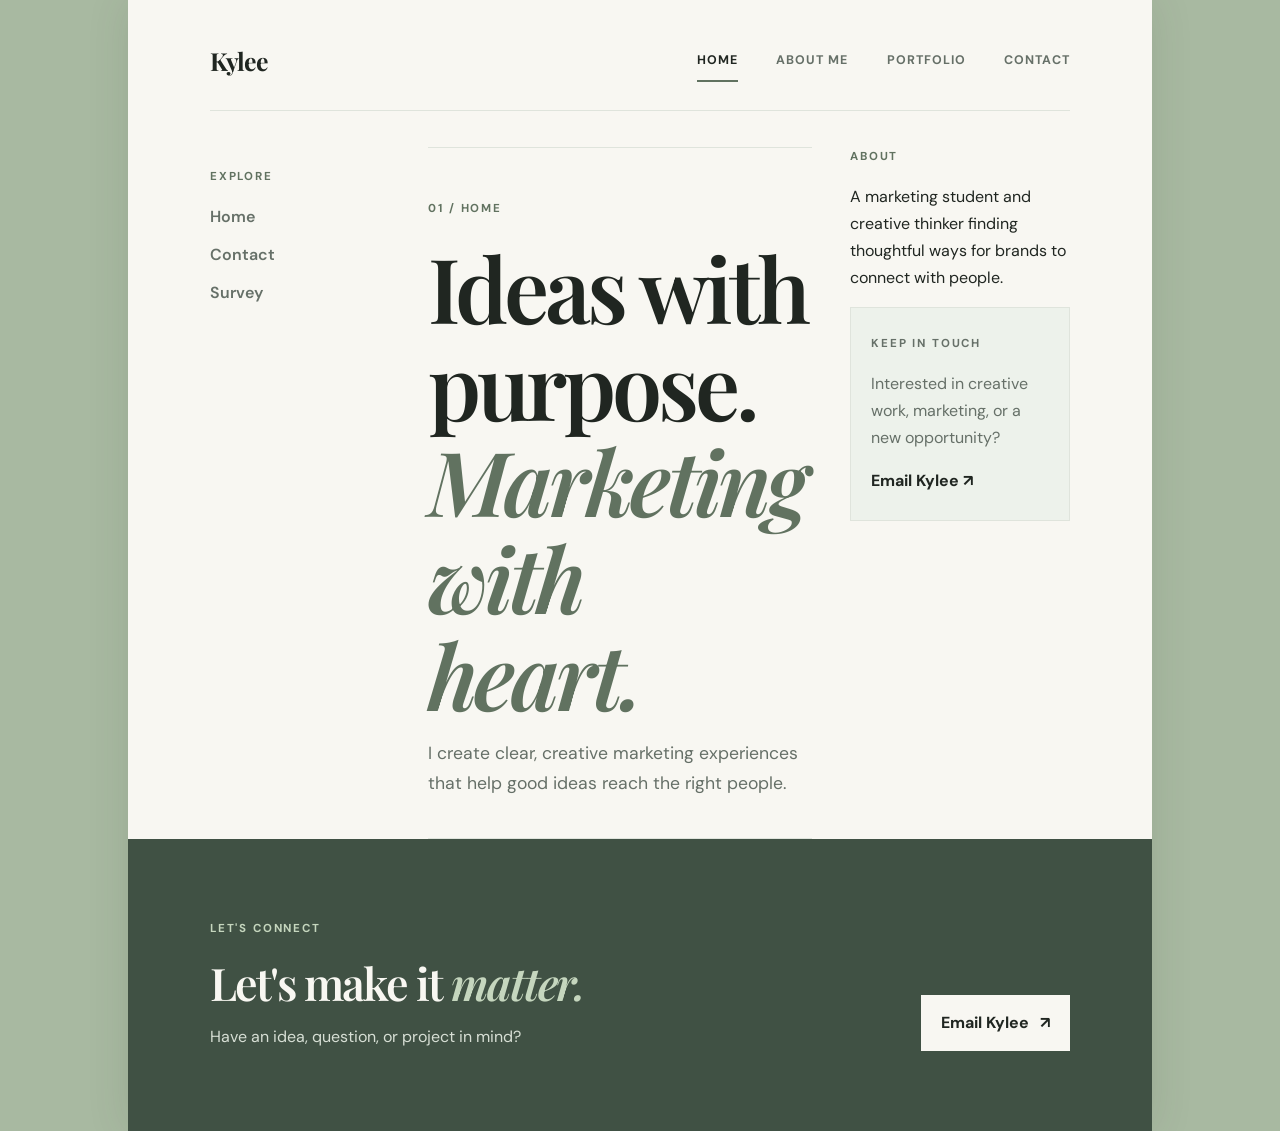
<file: index.html>
<!doctype html>
<html lang="en">
<head>
  <meta charset="UTF-8">
  <meta name="viewport" content="width=device-width, initial-scale=1.0">
  <meta name="description" content="Kylee's marketing portfolio and creative strategy website.">
  <title>Kylee | Marketing & Creative Strategy</title>
  <link rel="preconnect" href="https://fonts.googleapis.com">
  <link rel="preconnect" href="https://fonts.gstatic.com" crossorigin>
  <link href="https://fonts.googleapis.com/css2?family=DM+Sans:wght@400;500;600;700&family=Playfair+Display:ital,wght@0,600;0,700;1,600&display=swap" rel="stylesheet">
  <link rel="stylesheet" href="styles.css">
</head>
<body class="home-page">
  <div class="page-shell">
    <div class="content-panel">
      <header class="site-header" id="home">
        <nav class="site-nav" aria-label="Main navigation">
          <a class="logo" href="index.html">Kylee</a>
          <div class="nav-links">
            <a class="active" href="index.html" aria-current="page">Home</a>
            <a href="about.html">About me</a>
            <a href="portfolio.html">Portfolio</a>
            <a href="contact.html">Contact</a>
          </div>
        </nav>
      </header>

      <div class="main-layout">
        <aside class="left-column" aria-label="Sidebar navigation">
          <p class="eyebrow">Explore</p>
          <a href="#home">Home</a>
          <a href="#contact">Contact</a>
          <a href="survey.html">Survey</a>
        </aside>

        <main class="main-column">
          <section class="hero-box" aria-label="Hero section">
            <p class="eyebrow">01 / Home</p>
            <h1>Ideas with purpose.<br><em>Marketing with heart.</em></h1>
            <p class="hero-text">I create clear, creative marketing experiences that help good ideas reach the right people.</p>
          </section>
        </main>

        <aside class="right-column" aria-label="Sticky content">
          <div class="info-box">
            <p class="eyebrow">About</p>
            <p>A marketing student and creative thinker finding thoughtful ways for brands to connect with people.</p>
          </div>
          <div class="sticky-box">
            <p class="eyebrow">Keep in touch</p>
            <p>Interested in creative work, marketing, or a new opportunity?</p>
            <a href="mailto:kyleeb13@iastate.edu">Email Kylee <span aria-hidden="true">↗</span></a>
          </div>
        </aside>
      </div>

      <footer class="site-footer" id="contact">
        <div>
          <p class="eyebrow">Let's connect</p>
          <h2>Let's make it <em>matter.</em></h2>
          <p>Have an idea, question, or project in mind?</p>
        </div>
        <a class="button button-light" href="mailto:kyleeb13@iastate.edu">Email Kylee <span aria-hidden="true">↗</span></a>
      </footer>
    </div>
  </div>
</body>
</html>
</file>
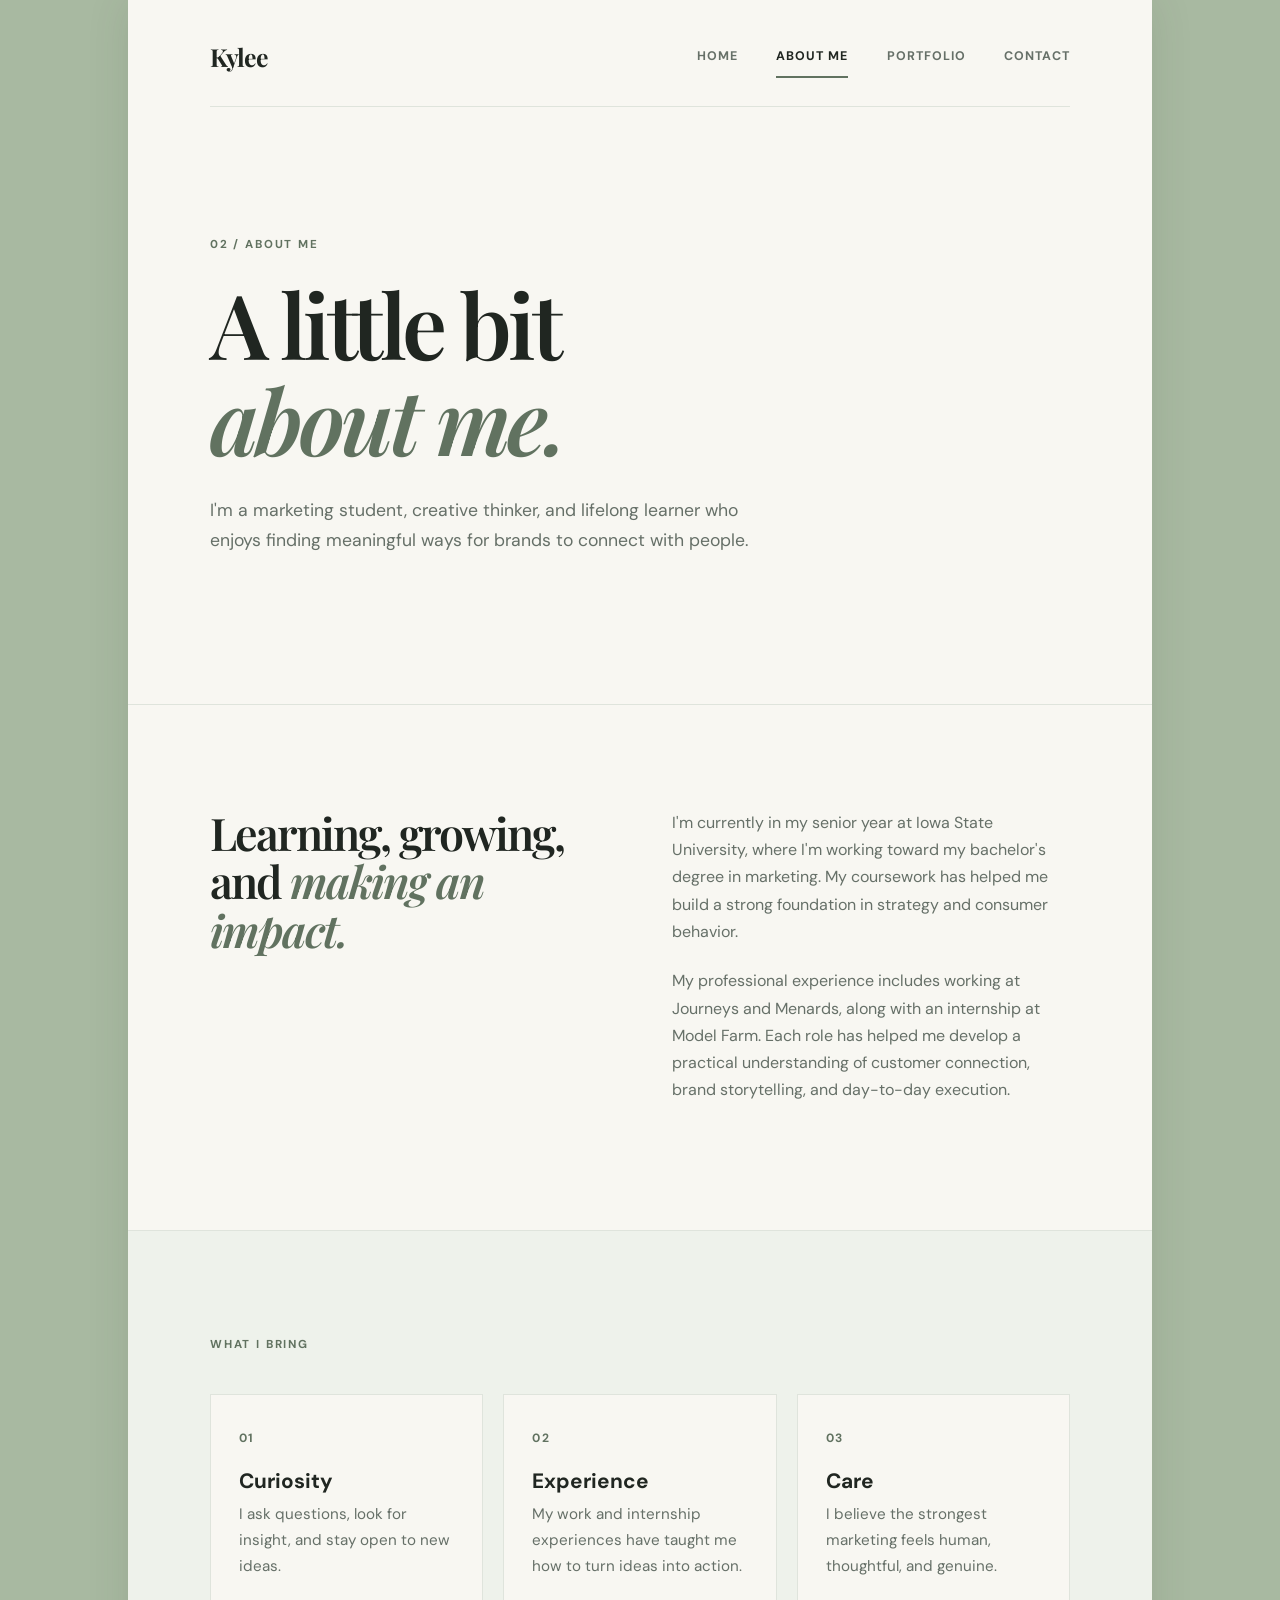
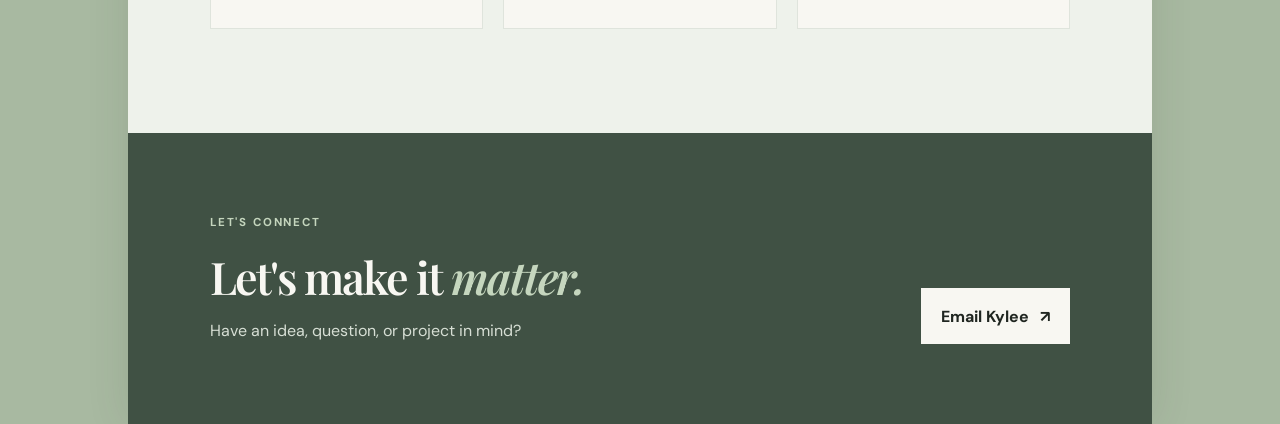
<file: about.html>
<!doctype html>
<html lang="en">
<head>
  <meta charset="UTF-8">
  <meta name="viewport" content="width=device-width, initial-scale=1.0">
  <meta name="description" content="Learn more about Kylee, a marketing student and creative strategist.">
  <title>About Kylee | Marketing & Creative Strategy</title>
  <link rel="preconnect" href="https://fonts.googleapis.com">
  <link rel="preconnect" href="https://fonts.gstatic.com" crossorigin>
  <link href="https://fonts.googleapis.com/css2?family=DM+Sans:wght@400;500;600;700&family=Playfair+Display:ital,wght@0,600;0,700;1,600&display=swap" rel="stylesheet">
  <link rel="stylesheet" href="styles.css">
</head>
<body>
  <div class="page-shell">
    <div class="content-panel">
      <header class="site-header" id="home">
        <nav class="site-nav" aria-label="Main navigation">
          <a class="logo" href="index.html">Kylee</a>
          <div class="nav-links">
            <a href="index.html">Home</a>
            <a class="active" href="about.html" aria-current="page">About me</a>
            <a href="portfolio.html">Portfolio</a>
            <a href="contact.html">Contact</a>
          </div>
        </nav>

        <div class="hero">
          <p class="eyebrow">02 / About me</p>
          <h1>A little bit<br><em>about me.</em></h1>
          <p class="hero-text">I'm a marketing student, creative thinker, and lifelong learner who enjoys finding meaningful ways for brands to connect with people.</p>
        </div>
      </header>

      <main>
        <section class="section">
          <div class="section-content">
            <h2>Learning, growing, and <em>making an impact.</em></h2>
            <div>
              <p>I'm currently in my senior year at Iowa State University, where I'm working toward my bachelor's degree in marketing. My coursework has helped me build a strong foundation in strategy and consumer behavior.</p>
              <p>My professional experience includes working at Journeys and Menards, along with an internship at Model Farm. Each role has helped me develop a practical understanding of customer connection, brand storytelling, and day-to-day execution.</p>
            </div>
          </div>
        </section>

        <section class="section approach-section">
          <p class="eyebrow">What I bring</p>
          <div class="portfolio-grid">
            <article class="portfolio-card"><span>01</span><h3>Curiosity</h3><p>I ask questions, look for insight, and stay open to new ideas.</p></article>
            <article class="portfolio-card"><span>02</span><h3>Experience</h3><p>My work and internship experiences have taught me how to turn ideas into action.</p></article>
            <article class="portfolio-card"><span>03</span><h3>Care</h3><p>I believe the strongest marketing feels human, thoughtful, and genuine.</p></article>
          </div>
        </section>
      </main>

      <footer class="site-footer" id="contact">
        <div><p class="eyebrow">Let's connect</p><h2>Let's make it <em>matter.</em></h2><p>Have an idea, question, or project in mind?</p></div>
        <a class="button button-light" href="mailto:kyleeb13@iastate.edu">Email Kylee <span aria-hidden="true">↗</span></a>
      </footer>
    </div>
  </div>
</body>
</html>
</file>
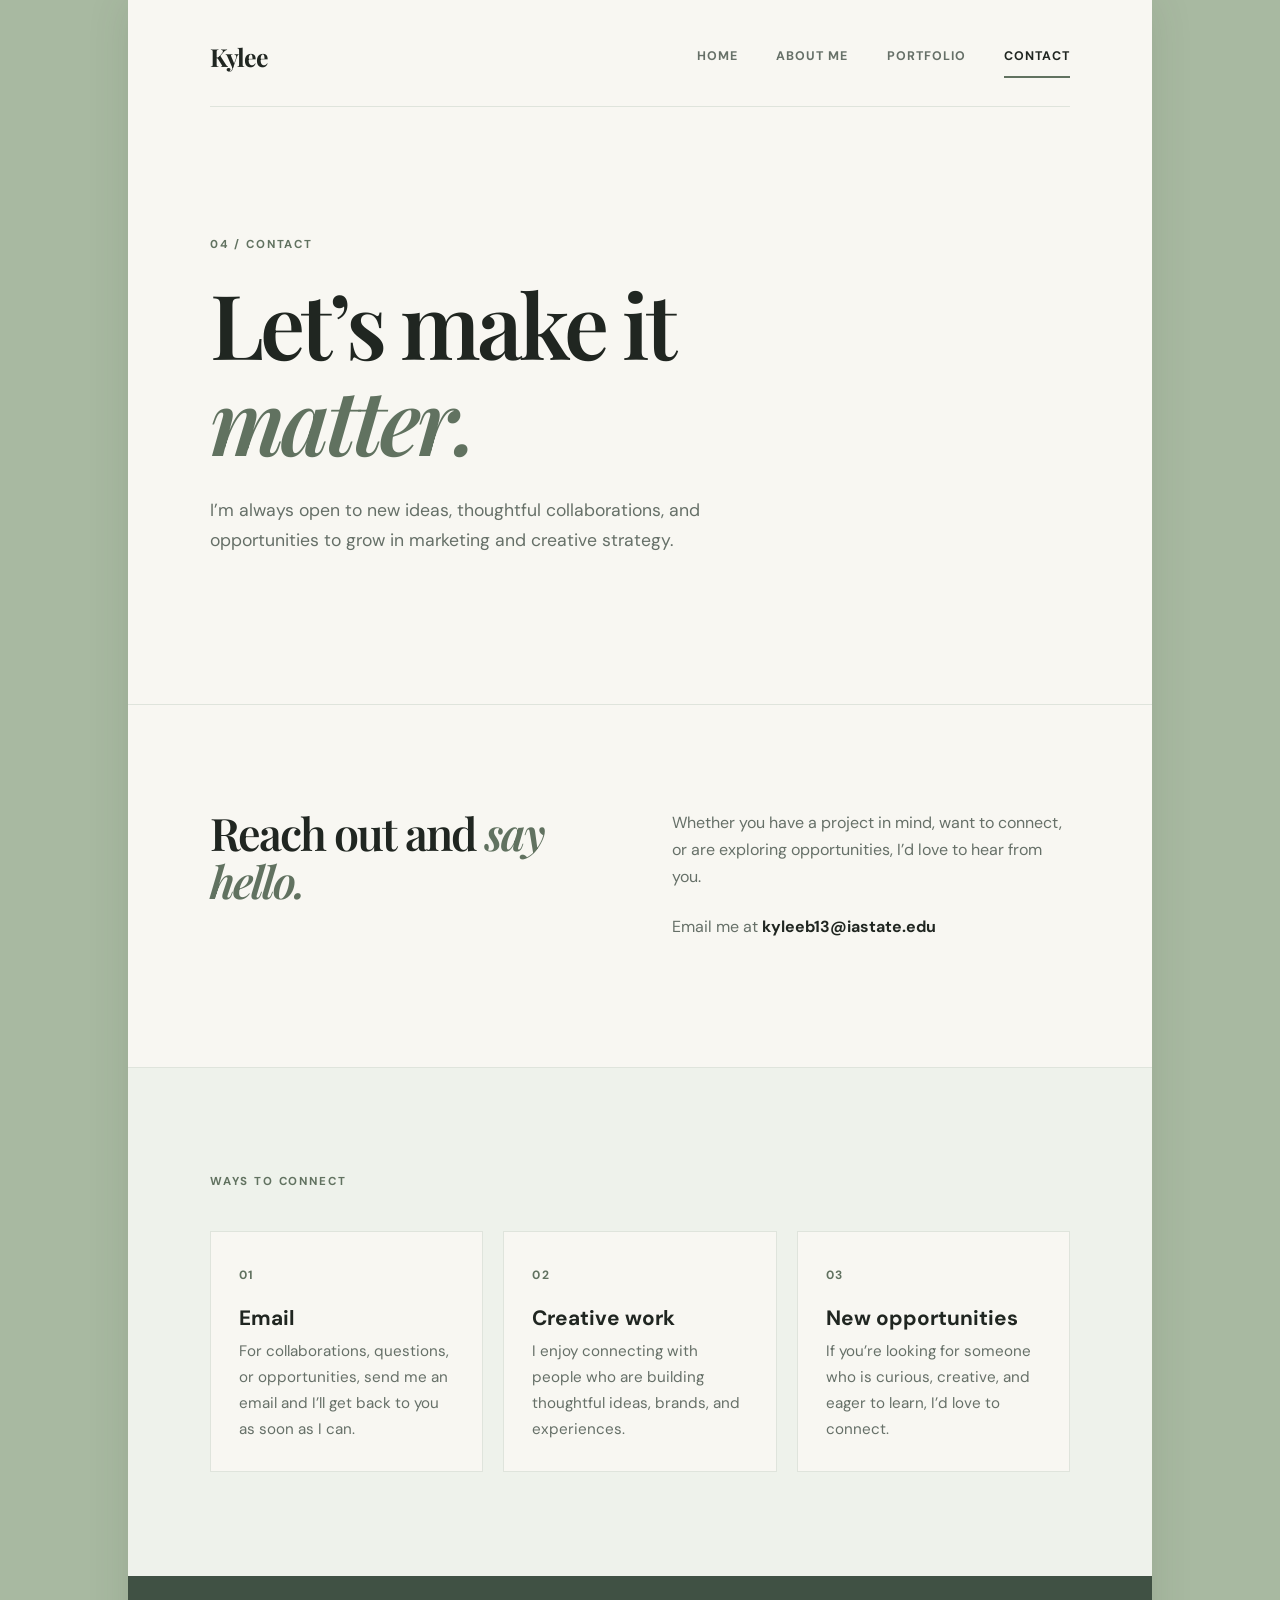
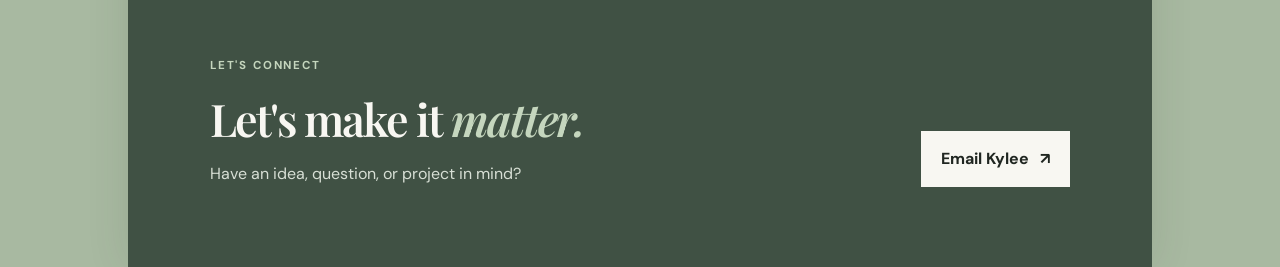
<file: contact.html>
<!doctype html>
<html lang="en">
<head>
  <meta charset="UTF-8">
  <meta name="viewport" content="width=device-width, initial-scale=1.0">
  <meta name="description" content="Contact Kylee to connect about marketing, creative strategy, and opportunities.">
  <title>Contact | Kylee | Marketing & Creative Strategy</title>
  <link rel="preconnect" href="https://fonts.googleapis.com">
  <link rel="preconnect" href="https://fonts.gstatic.com" crossorigin>
  <link href="https://fonts.googleapis.com/css2?family=DM+Sans:wght@400;500;600;700&family=Playfair+Display:ital,wght@0,600;0,700;1,600&display=swap" rel="stylesheet">
  <link rel="stylesheet" href="styles.css">
</head>
<body>
  <div class="page-shell">
    <div class="content-panel">
      <header class="site-header" id="home">
        <nav class="site-nav" aria-label="Main navigation">
          <a class="logo" href="index.html">Kylee</a>
          <div class="nav-links">
            <a href="index.html">Home</a>
            <a href="about.html">About me</a>
            <a href="portfolio.html">Portfolio</a>
            <a class="active" href="contact.html" aria-current="page">Contact</a>
          </div>
        </nav>

        <div class="hero">
          <p class="eyebrow">04 / Contact</p>
          <h1>Let’s make it<br><em>matter.</em></h1>
          <p class="hero-text">I’m always open to new ideas, thoughtful collaborations, and opportunities to grow in marketing and creative strategy.</p>
        </div>
      </header>

      <main>
        <section class="section">
          <div class="section-content">
            <h2>Reach out and <em>say hello.</em></h2>
            <div>
              <p>Whether you have a project in mind, want to connect, or are exploring opportunities, I’d love to hear from you.</p>
              <p>Email me at <a href="mailto:kyleeb13@iastate.edu" style="color: var(--ink); font-weight: 700; text-decoration: none;">kyleeb13@iastate.edu</a></p>
            </div>
          </div>
        </section>

        <section class="section approach-section">
          <p class="eyebrow">Ways to connect</p>
          <div class="portfolio-grid">
            <article class="portfolio-card">
              <span>01</span>
              <h3>Email</h3>
              <p>For collaborations, questions, or opportunities, send me an email and I’ll get back to you as soon as I can.</p>
            </article>
            <article class="portfolio-card">
              <span>02</span>
              <h3>Creative work</h3>
              <p>I enjoy connecting with people who are building thoughtful ideas, brands, and experiences.</p>
            </article>
            <article class="portfolio-card">
              <span>03</span>
              <h3>New opportunities</h3>
              <p>If you’re looking for someone who is curious, creative, and eager to learn, I’d love to connect.</p>
            </article>
          </div>
        </section>
      </main>

      <footer class="site-footer" id="contact">
        <div>
          <p class="eyebrow">Let's connect</p>
          <h2>Let's make it <em>matter.</em></h2>
          <p>Have an idea, question, or project in mind?</p>
        </div>
        <a class="button button-light" href="mailto:kyleeb13@iastate.edu">Email Kylee <span aria-hidden="true">↗</span></a>
      </footer>
    </div>
  </div>
</body>
</html>
</file>
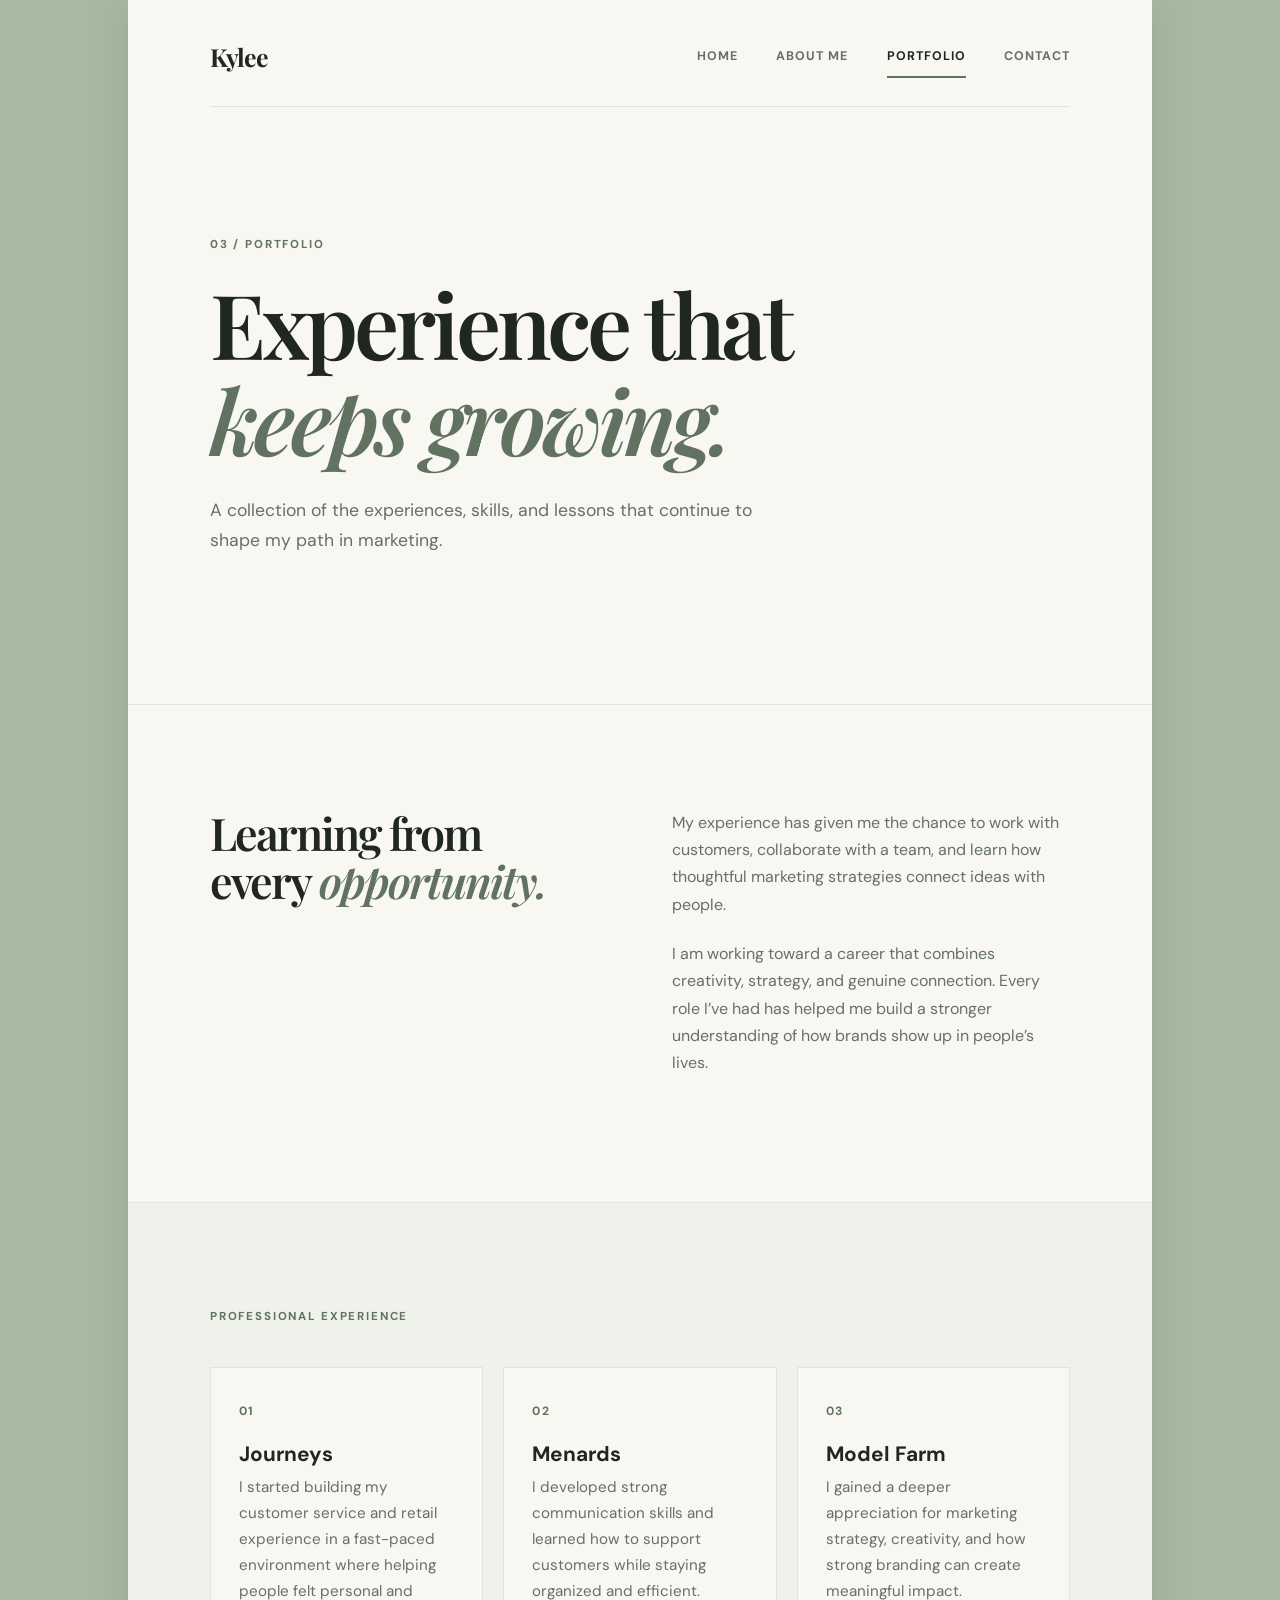
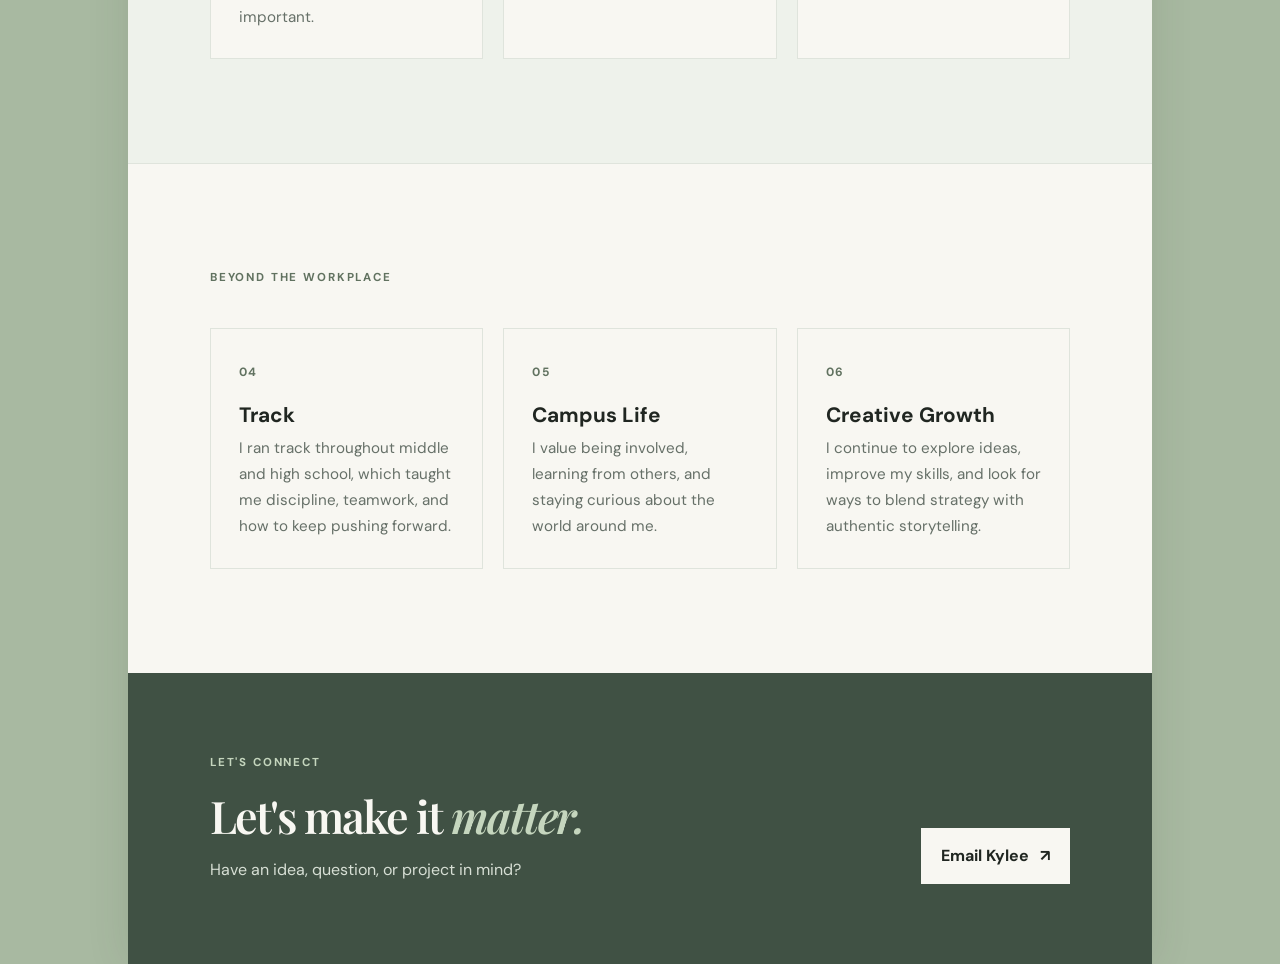
<file: portfolio.html>
<!doctype html>
<html lang="en">
<head>
  <meta charset="UTF-8">
  <meta name="viewport" content="width=device-width, initial-scale=1.0">
  <meta name="description" content="Explore Kylee's professional experience, creative work, and marketing journey.">
  <title>Portfolio | Kylee | Marketing & Creative Strategy</title>
  <link rel="preconnect" href="https://fonts.googleapis.com">
  <link rel="preconnect" href="https://fonts.gstatic.com" crossorigin>
  <link href="https://fonts.googleapis.com/css2?family=DM+Sans:wght@400;500;600;700&family=Playfair+Display:ital,wght@0,600;0,700;1,600&display=swap" rel="stylesheet">
  <link rel="stylesheet" href="styles.css">
</head>
<body>
  <div class="page-shell">
    <div class="content-panel">
      <header class="site-header" id="home">
        <nav class="site-nav" aria-label="Main navigation">
          <a class="logo" href="index.html">Kylee</a>
          <div class="nav-links">
            <a href="index.html">Home</a>
            <a href="about.html">About me</a>
            <a class="active" href="portfolio.html" aria-current="page">Portfolio</a>
            <a href="contact.html">Contact</a>
          </div>
        </nav>

        <div class="hero">
          <p class="eyebrow">03 / Portfolio</p>
          <h1>Experience that<br><em>keeps growing.</em></h1>
          <p class="hero-text">A collection of the experiences, skills, and lessons that continue to shape my path in marketing.</p>
        </div>
      </header>

      <main>
        <section class="section">
          <div class="section-content">
            <h2>Learning from every <em>opportunity.</em></h2>
            <div><p>My experience has given me the chance to work with customers, collaborate with a team, and learn how thoughtful marketing strategies connect ideas with people.</p><p>I am working toward a career that combines creativity, strategy, and genuine connection. Every role I’ve had has helped me build a stronger understanding of how brands show up in people’s lives.</p></div>
          </div>
        </section>
        <section class="section approach-section"><p class="eyebrow">Professional experience</p><div class="portfolio-grid"><article class="portfolio-card"><span>01</span><h3>Journeys</h3><p>I started building my customer service and retail experience in a fast-paced environment where helping people felt personal and important.</p></article><article class="portfolio-card"><span>02</span><h3>Menards</h3><p>I developed strong communication skills and learned how to support customers while staying organized and efficient.</p></article><article class="portfolio-card"><span>03</span><h3>Model Farm</h3><p>I gained a deeper appreciation for marketing strategy, creativity, and how strong branding can create meaningful impact.</p></article></div></section>
        <section class="section"><p class="eyebrow">Beyond the workplace</p><div class="portfolio-grid"><article class="portfolio-card"><span>04</span><h3>Track</h3><p>I ran track throughout middle and high school, which taught me discipline, teamwork, and how to keep pushing forward.</p></article><article class="portfolio-card"><span>05</span><h3>Campus Life</h3><p>I value being involved, learning from others, and staying curious about the world around me.</p></article><article class="portfolio-card"><span>06</span><h3>Creative Growth</h3><p>I continue to explore ideas, improve my skills, and look for ways to blend strategy with authentic storytelling.</p></article></div></section>
      </main>

      <footer class="site-footer" id="contact"><div><p class="eyebrow">Let's connect</p><h2>Let's make it <em>matter.</em></h2><p>Have an idea, question, or project in mind?</p></div><a class="button button-light" href="mailto:kyleeb13@iastate.edu">Email Kylee <span aria-hidden="true">↗</span></a></footer>
    </div>
  </div>
</body>
</html>
</file>
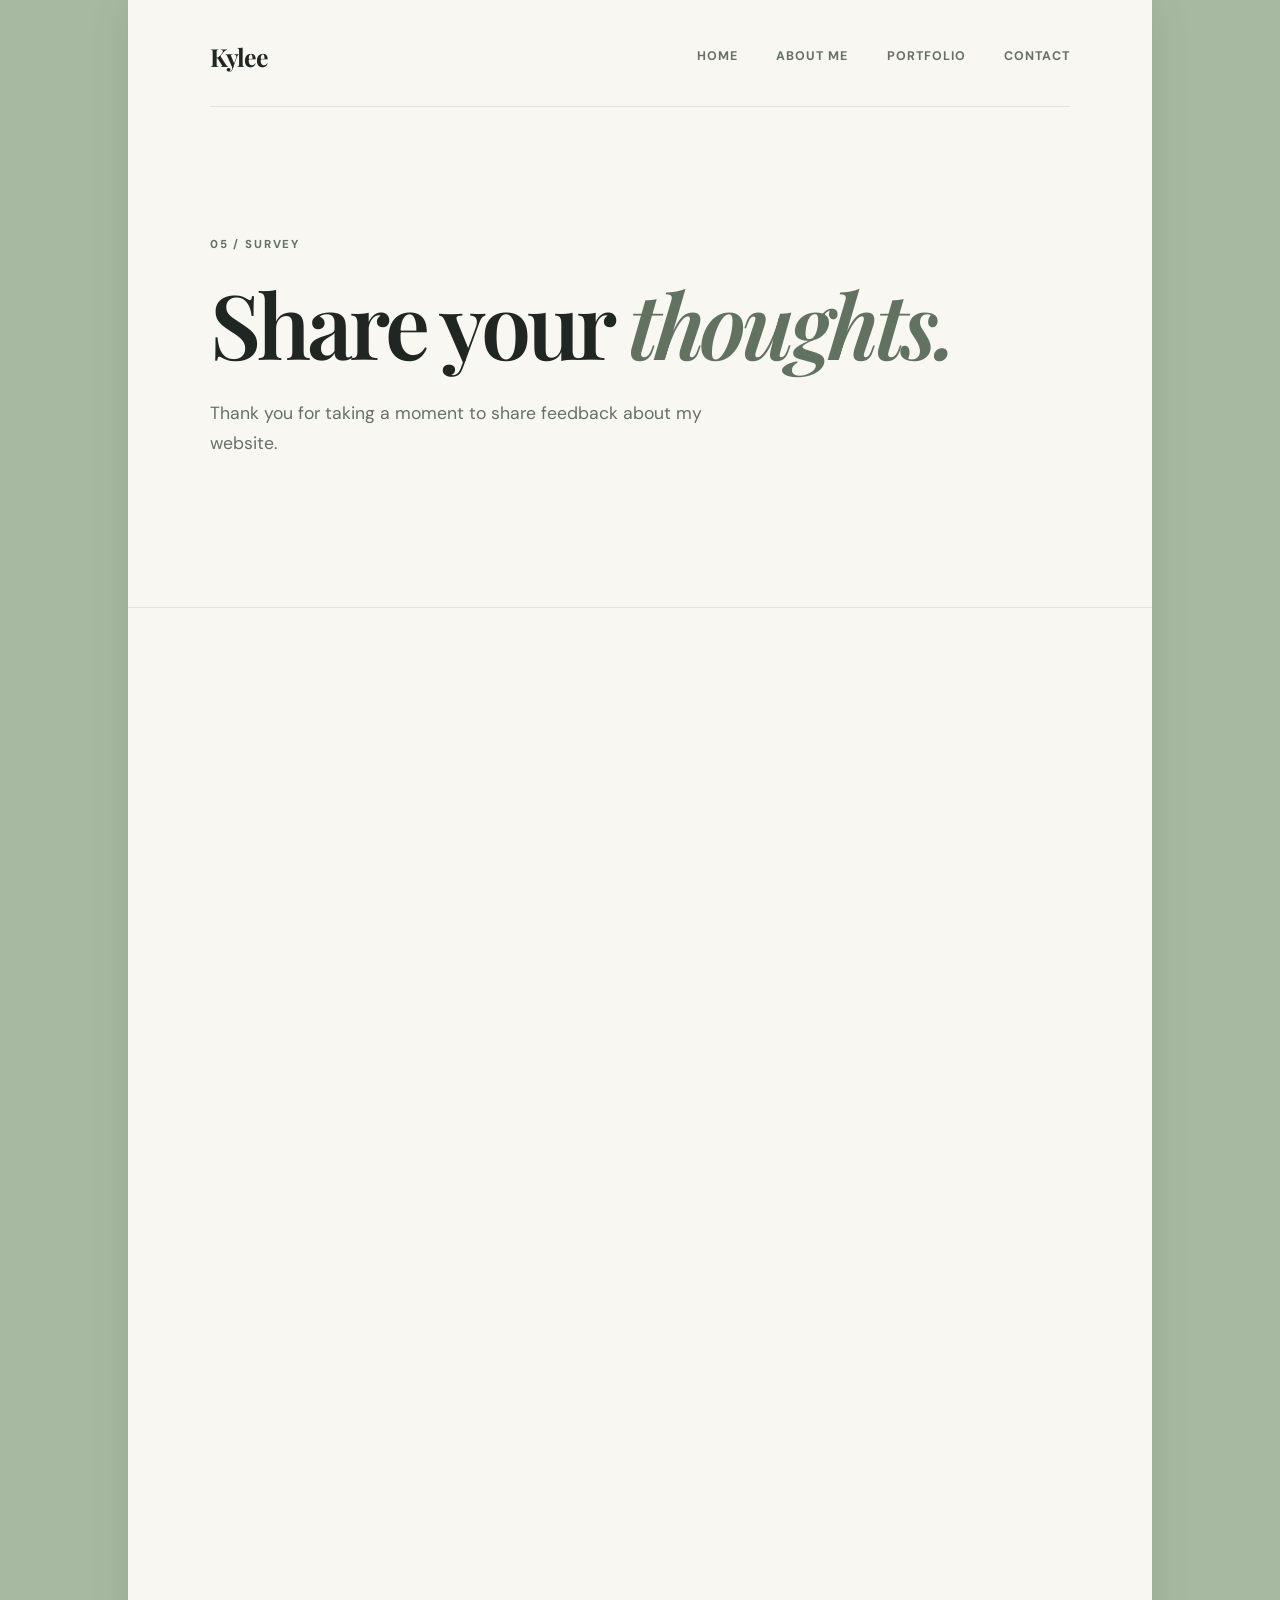
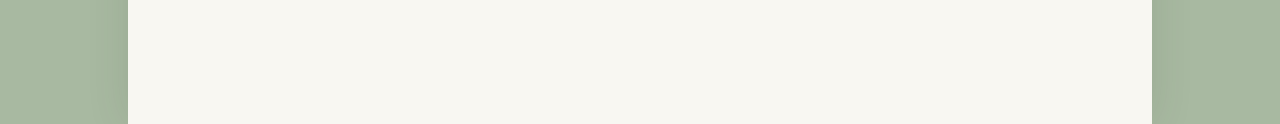
<file: survey.html>
<!doctype html>
<html lang="en">
<head>
  <meta charset="UTF-8">
  <meta name="viewport" content="width=device-width, initial-scale=1.0">
  <meta name="description" content="Take Kylee's website survey.">
  <title>Survey | Kylee | Marketing & Creative Strategy</title>
  <link rel="preconnect" href="https://fonts.googleapis.com">
  <link rel="preconnect" href="https://fonts.gstatic.com" crossorigin>
  <link href="https://fonts.googleapis.com/css2?family=DM+Sans:wght@400;500;600;700&family=Playfair+Display:ital,wght@0,600;0,700;1,600&display=swap" rel="stylesheet">
  <link rel="stylesheet" href="styles.css">
</head>
<body>
  <div class="page-shell">
    <div class="content-panel">
      <header class="site-header" id="home">
        <nav class="site-nav" aria-label="Main navigation">
          <a class="logo" href="index.html">Kylee</a>
          <div class="nav-links">
            <a href="index.html">Home</a>
            <a href="about.html">About me</a>
            <a href="portfolio.html">Portfolio</a>
            <a href="contact.html">Contact</a>
          </div>
        </nav>

        <div class="hero">
          <p class="eyebrow">05 / Survey</p>
          <h1>Share your <em>thoughts.</em></h1>
          <p class="hero-text">Thank you for taking a moment to share feedback about my website.</p>
        </div>
      </header>

      <main>
        <section class="section survey-section">
          <div class="survey-page-wrap">
            <iframe
              src="https://docs.google.com/forms/d/e/1FAIpQLSeyJR6CLWjba7_TIRD6fcPWXRQlNfLjGoLEA8UaYWJnC2NApQ/viewform?embedded=true"
              width="100%"
              height="900"
              frameborder="0"
              marginheight="0"
              marginwidth="0"
              title="Website survey form">
              Loading…
            </iframe>
          </div>
        </section>
      </main>
    </div>
  </div>
</body>
</html>
</file>
<file: styles.css>
/* About page: a calm, editorial layout with sage-green side walls. */
:root {
  --sage: #a8b9a1;
  --sage-dark: #617260;
  --ink: #202621;
  --muted: #667068;
  --cream: #f8f7f2;
  --line: #dfe4dc;
  --accent: #d9e3d5;
}

* { box-sizing: border-box; }

html { scroll-behavior: smooth; }

body {
  margin: 0;
  color: var(--ink);
  background: var(--sage);
  font-family: "DM Sans", Arial, sans-serif;
  line-height: 1.7;
}

/* The panel occupies the central 80%, leaving 10% sage on both sides. */
.page-shell {
  width: 80vw;
  max-width: 1440px;
  min-height: 100vh;
  margin: 0 auto;
  background: var(--cream);
  box-shadow: 0 0 40px rgba(46, 66, 48, .12);
}

.content-panel { min-height: 100vh; }

.site-header { padding: 2.25rem 8%; }

.site-nav {
  display: flex;
  align-items: center;
  justify-content: space-between;
  gap: 2rem;
  padding-bottom: 1.75rem;
  border-bottom: 1px solid var(--line);
}

.logo {
  color: var(--ink);
  font-family: "Playfair Display", Georgia, serif;
  font-size: 1.55rem;
  font-weight: 700;
  letter-spacing: -.04em;
  text-decoration: none;
}

.nav-links { display: flex; gap: clamp(1rem, 3vw, 2.5rem); }
.nav-links a {
  position: relative;
  color: var(--muted);
  font-size: .78rem;
  font-weight: 700;
  letter-spacing: .08em;
  text-decoration: none;
  text-transform: uppercase;
}
.nav-links a:hover, .nav-links a.active { color: var(--ink); }
.nav-links a.active::after {
  position: absolute;
  right: 0;
  bottom: -.65rem;
  left: 0;
  height: 2px;
  background: var(--sage-dark);
  content: "";
}

.hero { max-width: 760px; padding: clamp(5rem, 10vw, 9rem) 0 7rem; }
.eyebrow {
  margin: 0 0 1.25rem;
  color: var(--sage-dark);
  font-size: .72rem;
  font-weight: 700;
  letter-spacing: .16em;
  text-transform: uppercase;
}

h1, h2, h3 { margin-top: 0; line-height: 1.08; }
h1, h2 { font-family: "Playfair Display", Georgia, serif; letter-spacing: -.045em; }
h1 { margin-bottom: 1.75rem; font-size: clamp(3.5rem, 7vw, 6.8rem); font-weight: 600; }
h2 { max-width: 560px; margin-bottom: 0; font-size: clamp(2rem, 3.5vw, 3.25rem); font-weight: 600; }
h3 { margin: 1.25rem 0 .6rem; font-size: 1.3rem; }
em { color: var(--sage-dark); font-style: italic; }
.hero-text { max-width: 560px; margin: 0; color: var(--muted); font-size: 1.1rem; }

.section { padding: 6.5rem 8%; border-top: 1px solid var(--line); }
.section-content { display: grid; grid-template-columns: minmax(220px, .9fr) 1fr; gap: 12%; }
.section-content > div { max-width: 510px; color: var(--muted); }
.section-content p { margin-top: 0; margin-bottom: 1.4rem; }
.approach-section { background: #eef2eb; }
.portfolio-grid { display: grid; grid-template-columns: repeat(3, 1fr); gap: 1.25rem; margin-top: 2.5rem; }
.portfolio-card { min-height: 235px; padding: 1.75rem; background: var(--cream); border: 1px solid var(--line); transition: transform .2s ease, box-shadow .2s ease; }
.portfolio-card:hover { transform: translateY(-4px); box-shadow: 0 12px 25px rgba(58, 76, 60, .1); }
.portfolio-card span { color: var(--sage-dark); font-size: .75rem; font-weight: 700; letter-spacing: .12em; }
.portfolio-card p { margin: 0; color: var(--muted); font-size: .95rem; }

.site-footer { display: flex; align-items: end; justify-content: space-between; gap: 2rem; padding: 5rem 8%; color: var(--cream); background: #405144; }
.site-footer .eyebrow { color: #c5d6be; }
.site-footer h2 { margin-bottom: 1rem; }
.site-footer h2 em { color: #c5d6be; }
.site-footer p:not(.eyebrow) { margin: 0; color: #d7dfd5; }
.button { display: inline-flex; align-items: center; gap: .7rem; padding: .9rem 1.25rem; font-weight: 700; text-decoration: none; }
.button-light { color: var(--ink); background: var(--cream); }
.button-light:hover { background: var(--accent); }

.home-page .site-header {
  padding: 2.5rem 8% 0;
}

.home-header-top {
  display: flex;
  align-items: flex-end;
  justify-content: space-between;
  gap: 2rem;
  padding-bottom: 1.5rem;
}

.info-block {
  max-width: 440px;
  margin: 0;
  color: var(--muted);
  font-size: .92rem;
  line-height: 1.6;
}

.home-primary-nav {
  padding-bottom: 0;
  border-bottom: 0;
}

.home-primary-nav .nav-links {
  justify-content: flex-end;
}

.home-secondary-nav {
  display: flex;
  justify-content: flex-end;
  gap: 1.5rem;
  padding: 1.2rem 0 0;
}

.home-secondary-nav a {
  color: var(--muted);
  font-size: .72rem;
  font-weight: 700;
  letter-spacing: .13em;
  text-decoration: none;
  text-transform: uppercase;
}

.home-secondary-nav a:hover {
  color: var(--ink);
}

.main-layout {
  display: grid;
  grid-template-columns: 180px minmax(0, 1fr) 220px;
  gap: clamp(1.5rem, 3vw, 3rem);
  padding: 2.25rem 8% 0;
}

.left-column,
.right-column {
  align-self: start;
}

.left-column {
  padding-top: 1.25rem;
}

.left-column .eyebrow,
.right-column .eyebrow {
  margin-bottom: 1rem;
}

.left-column a {
  display: block;
  margin-bottom: .7rem;
  color: var(--muted);
  font-weight: 600;
  text-decoration: none;
}

.left-column a:hover {
  color: var(--ink);
}

.main-column {
  min-width: 0;
}

.hero-box {
  padding: clamp(2.5rem, 4vw, 4rem) 0 2.5rem;
  border-top: 1px solid var(--line);
  border-bottom: 1px solid var(--line);
}

.hero-box h1 {
  margin-bottom: 1rem;
}

.hero-box .hero-text {
  max-width: 440px;
}

.homepage-section {
  padding-top: 4.5rem;
  border-top: 1px solid var(--line);
}

.homepage-section .section-content {
  margin-top: 1.5rem;
}

.text-link {
  margin-top: 2rem;
}

.text-link a {
  color: var(--ink);
  font-weight: 700;
  text-decoration: none;
}

.text-link a:hover {
  color: var(--sage-dark);
}

.sticky-box {
  position: sticky;
  top: 1.5rem;
  padding: 1.6rem 1.25rem;
  background: #edf2eb;
  border: 1px solid var(--line);
}

.sticky-box p {
  margin: 0 0 1rem;
  color: var(--muted);
}

.sticky-box a {
  color: var(--ink);
  font-weight: 700;
  text-decoration: none;
}

.home-page .hero {
  max-width: 900px;
  margin: 0 auto;
  padding: clamp(4rem, 8vw, 7rem) 0 5rem;
  text-align: center;
}

.home-page .hero .eyebrow,
.home-page .hero h1,
.home-page .hero .hero-text {
  margin-left: auto;
  margin-right: auto;
}

.home-page .hero .hero-text {
  max-width: 600px;
}

@media (max-width: 980px) {
  .main-layout {
    grid-template-columns: 1fr;
  }

  .left-column,
  .right-column {
    order: 2;
  }

  .left-column {
    padding-top: 0;
  }

  .left-column a {
    display: inline-block;
    margin-right: 1rem;
  }

  .sticky-box {
    position: static;
  }
}

@media (max-width: 760px) {
  .page-shell { width: 90vw; }
  .site-header, .section, .site-footer { padding-right: 7%; padding-left: 7%; }
  .home-page .site-header {
    padding-right: 7%;
    padding-left: 7%;
  }
  .main-layout {
    padding-right: 7%;
    padding-left: 7%;
  }
  .home-header-top,
  .home-secondary-nav,
  .site-nav {
    align-items: flex-start;
    flex-direction: column;
  }
  .section-content, .portfolio-grid { grid-template-columns: 1fr; gap: 2rem; }
  .portfolio-card { min-height: auto; }
  .site-footer { align-items: start; flex-direction: column; }
}

@media (max-width: 520px) {
  .nav-links { flex-wrap: wrap; gap: .75rem 1rem; }
  .nav-links a.active::after { bottom: -.35rem; }
  .hero { padding: 4rem 0 5rem; }
  h1 { font-size: clamp(3rem, 15vw, 4.5rem); }
}
</file>
